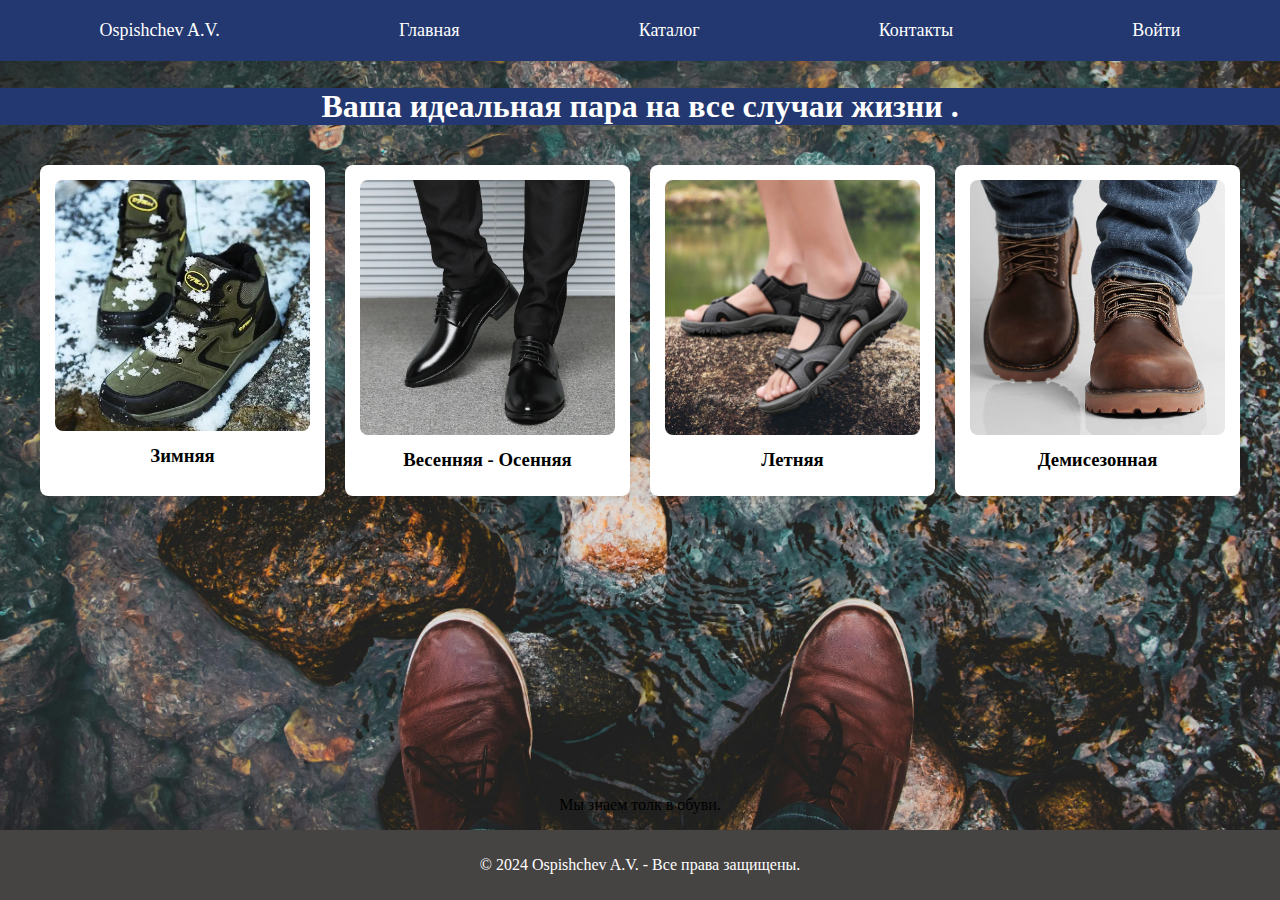
<file: templates/index.html>
<!DOCTYPE html>
<html lang="ru">
<head>
    <meta charset="UTF-8">
    <meta name="viewport" content="width=device-width, initial-scale=1.0">
    
    <title>Штиблеты - магазин мужской обуви</title>

    <link rel="stylesheet" href="../css/style.css">
    <link rel="stylesheet" href="../css/index.css">
</head>


<body>

<div id="header"></div>

  <!-- Навигация -->
  <div id="nav"></div>

  <div style="text-align: center;">
    <h2>Ваша идеальная пара на все случаи жизни .</h2>
  </div>

<main>
<section class="products">
    <div class="product-card">
        <img src="..\\img\\зима.jpg" alt="Ботинки">
        <h3>Зимняя</h3>
       
    </div>
  
    <div class="product-card">
        <img src="..\\img\\классические туфли.webp"демисезонная обувь">
        <h3>Весенняя - Осенняя</h3>
        
    </div>
    <div class="product-card">
        <img src="..\\img\\лето.jpg" alt="Летняя обувь">
        <h3>Летняя</h3>
        
    </div>
    <div class="product-card">
        <img src="..\\img\\демисезонные.webp" alt="Ботинки">
        <h3>Демисезонная</h3>
        
    </div>
    
</section>
</main>

<div size = 4, style="text-align: center;", face="Segoe Script">
    <p>Мы знаем толк в обуви.</p> 
</div>


  <!-- Основной контент -->
  <div id="content"></div>

  <!-- Футер -->
  <div id="footer"></div>

  <script src="../js/app.js"></script>
</body>
</html>
</file>
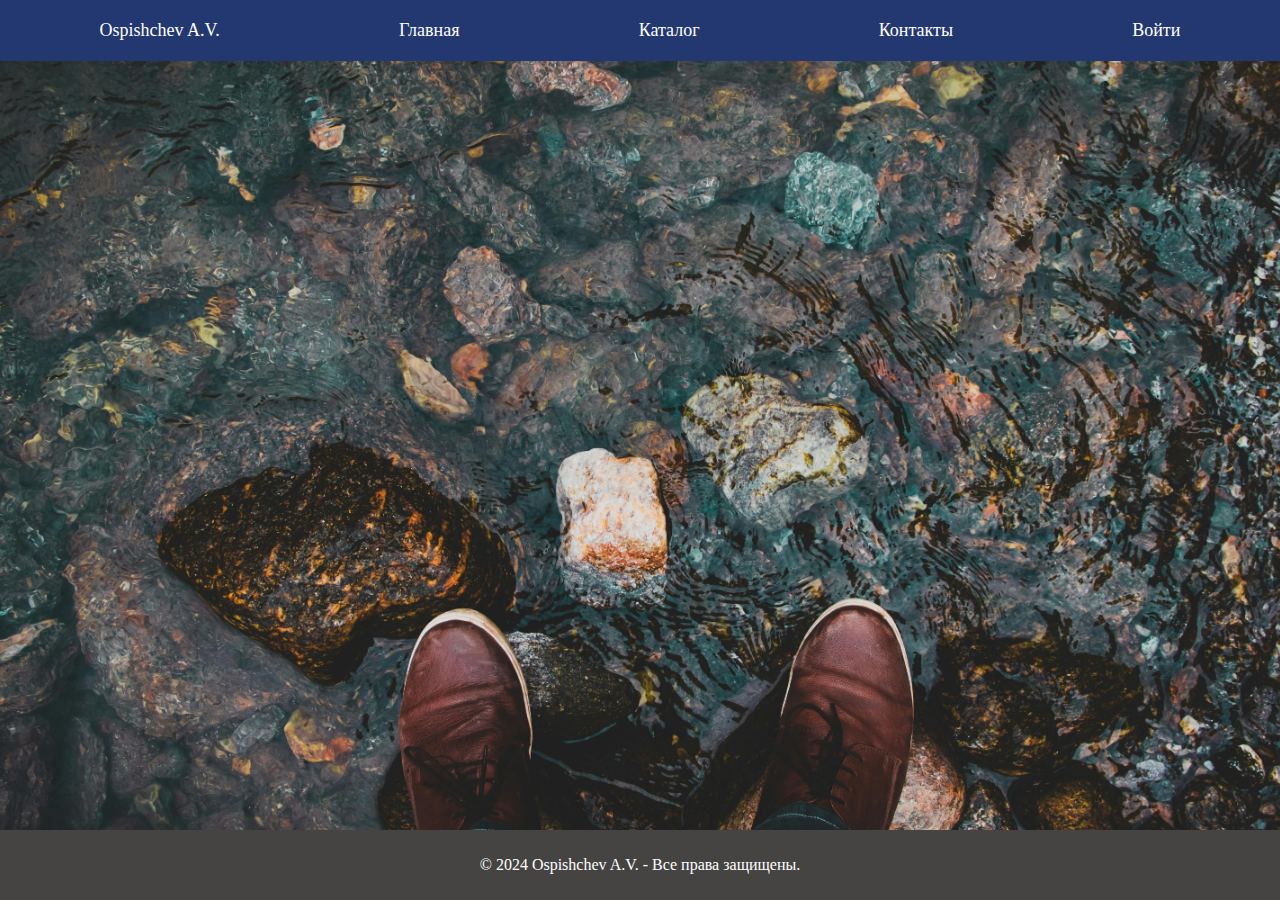
<file: templates/contact.html>
<!DOCTYPE html>
<html lang="en">
<head>
    <meta charset="UTF-8">
    <meta name="viewport" content="width=device-width, initial-scale=1.0">
    <title>Document</title>
    <link rel="stylesheet" href="../css/style.css">

</head>
<body>
    <div id="header"></div>

     <!-- Навигация -->
    <div id="nav"></div>

    <main>
    </main>

    <!-- Футер -->
   <div id="footer"></div>

   <script src="../js/app.js"></script>
</body>
</html>
</file>
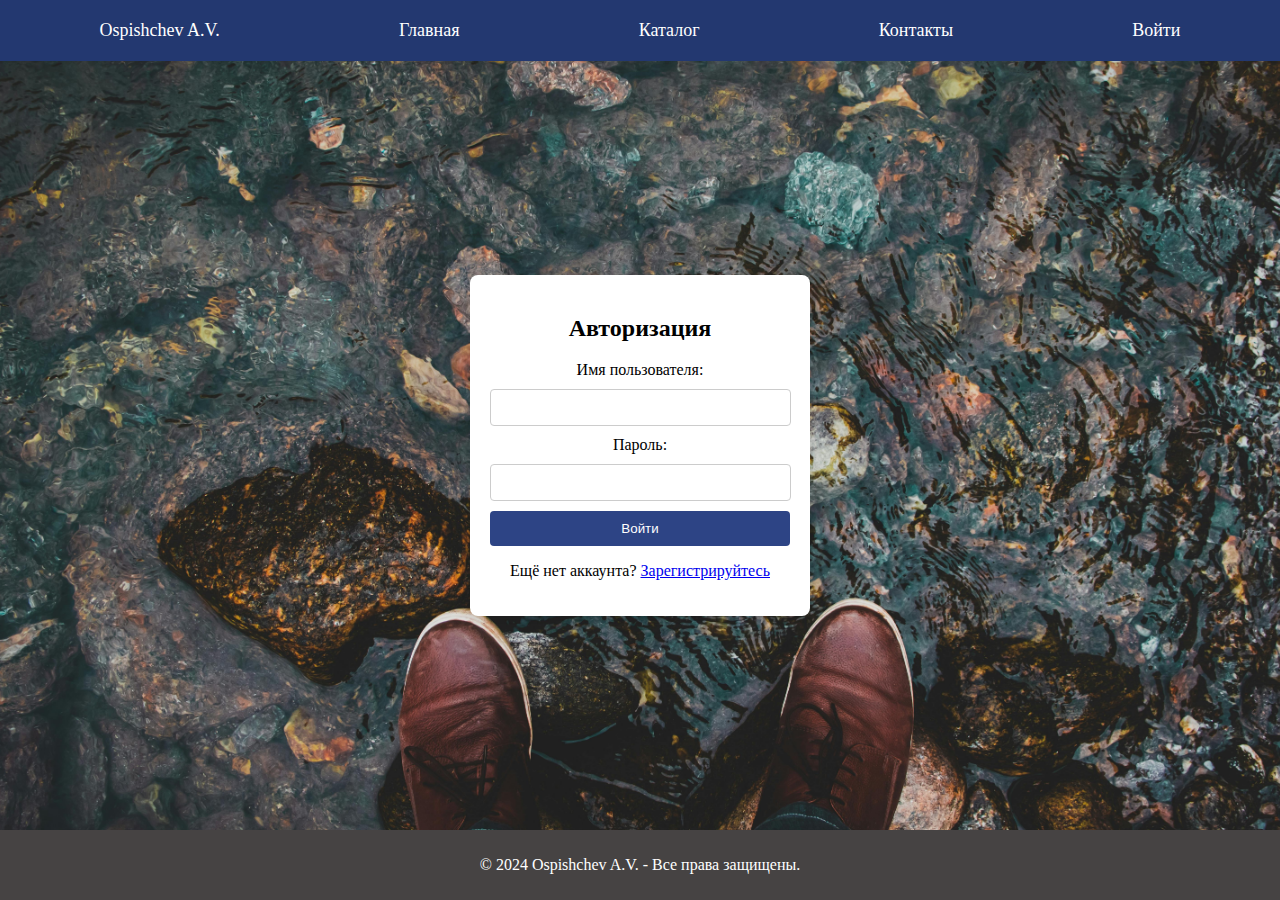
<file: templates/login.html>
<!DOCTYPE html>
<html lang="ru">
<head>
    <meta charset="UTF-8">
    <meta name="viewport" content="width=device-width, initial-scale=1.0">
    <title>Flexbox макет</title>
    <link rel="stylesheet" href="../css/style.css">
    <link rel="stylesheet" href="../css/login.css">
</head>
<body>

    <div id="header"></div>

     <!-- Навигация -->
    <div id="nav"></div>

    <main>
        <div class="container">
            <h2>Авторизация</h2>
            <form action="/login" method="POST">
                <label for="username">Имя пользователя:</label>
                <input type="text" id="username" name="username" required>
        
                <label for="password">Пароль:</label>
                <input type="password" id="password" name="password" required>
        
                <input type="submit" value="Войти">
            </form>

            <!-- Добавляем ссылку на страницу регистрации -->
        <p>Ещё нет аккаунта? <a href="register.html">Зарегистрируйтесь</a></p>
        </div>
    </main>

     <!-- Футер -->
    <div id="footer"></div>

    <script src="../js/app.js"></script>

</body>
</html>
</file>
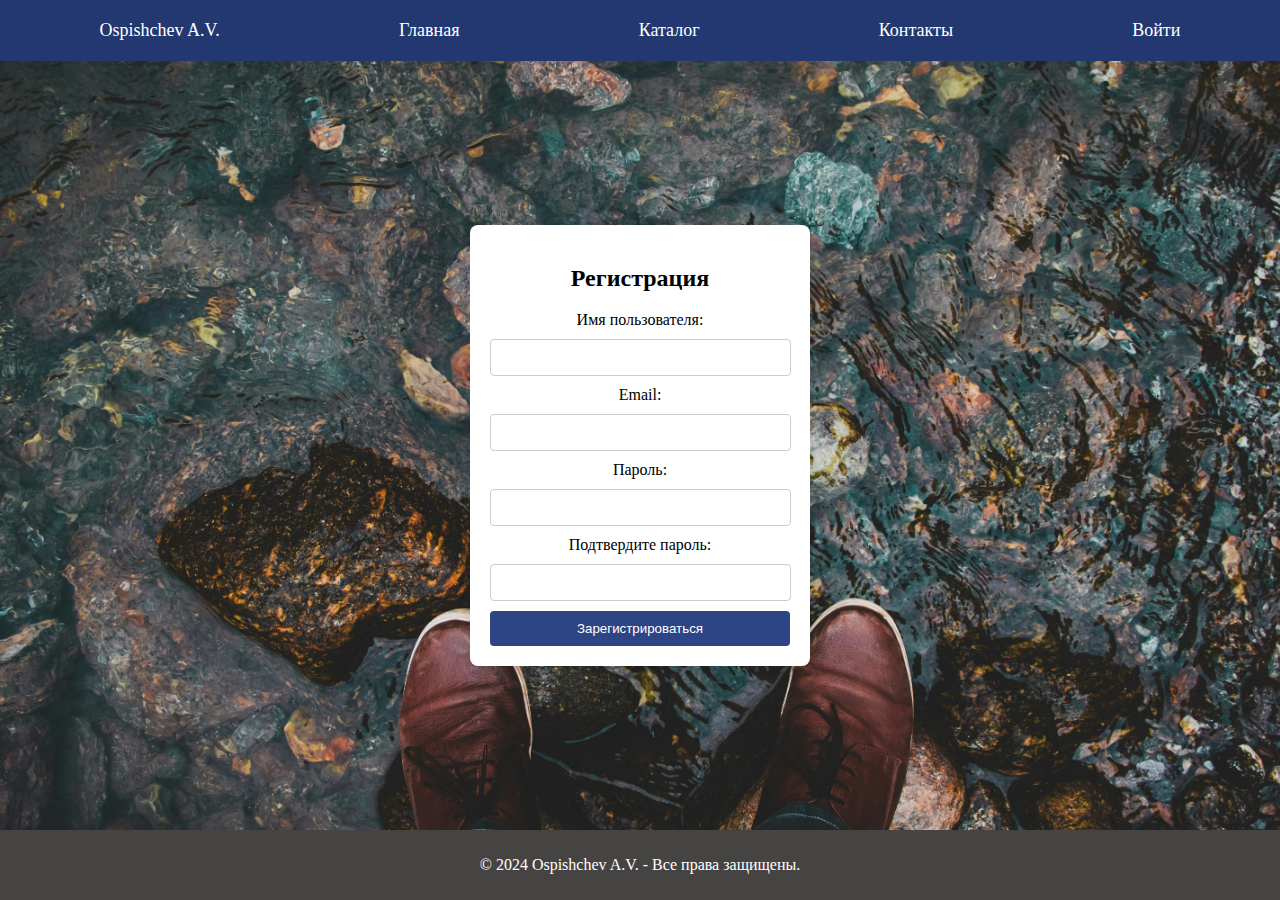
<file: templates/register.html>
<!DOCTYPE html>
<html lang="en">
<head>
    <meta charset="UTF-8">
    <meta name="viewport" content="width=device-width, initial-scale=1.0">
    <title>Document</title>
    <link rel="stylesheet" href="../css/style.css">
    <link rel="stylesheet" href="../css/register.css">
</head>
<body>

    <div id="header"></div>
    
     <!-- Навигация -->
    <div id="nav"></div>

    <main>
        <div class="container">
            <h2>Регистрация</h2>
            <form action="/register" method="POST">
                <label for="username">Имя пользователя:</label>
                <input type="text" id="username" name="username" required>
        
                <label for="email">Email:</label>
                <input type="email" id="email" name="email" required>
        
                <label for="password">Пароль:</label>
                <input type="password" id="password" name="password" required>
        
                <label for="confirm_password">Подтвердите пароль:</label>
                <input type="password" id="confirm_password" name="confirm_password" required>
        
                <input type="submit" value="Зарегистрироваться">
            </form>
        </div>
    </main>

     <!-- Футер -->
    <div id="footer"></div>

    <script src="../js/app.js"></script>
</body>
</html>
</file>
<file: css/style.css>
body {
    background-image: url('..\\img\\pexels-rahulp9800-3286578.jpg'); /* Путь к изображению */
    background-size: cover;    /* Изображение будет покрывать весь экран */
    background-repeat: no-repeat; /* Изображение не повторяется */
    background-position: center center; /* Центрирование фона */
    display: flex;
    flex-direction: column; /* Элементы будут располагаться в колонку */
    min-height: 100vh; /* Высота body на весь экран */
    margin: 0;
 }
 header {
     background-color: #333;
     color: white;
     padding: 10px;
     text-align: center;
 }
 nav {
    display: flex;
    justify-content: space-around;
    background-color:  #233870;  /* Цвет фона навигации */
    padding: 10px;  /* Внутренние отступы для всего блока навигации */
    text-align: center/* Центрирование текста */
 }

 nav a {
    font-size: 18px; /* Размер текста ссылок */
    color: #fff;/* Цвет текста */
    text-decoration: none;/* Убираем подчеркивание ссылок */
    padding: 10px; /* Отступы между ссылками */
}
nav a:hover {
    background-color: #333;  /* Изменение цвета при наведении */
}


 main {
    
    justify-content: center;  /* Центрирование по горизонтали */
    align-items: center;      /* Центрирование по вертикали */
    flex: 1;                  /* Этот блок займет все оставшееся пространство */
    padding: 20px;
    text-align: center;
 }
 footer {
     background-color: #464343;
     color: white;
     padding: 10px;
     text-align: center;
     height: auto;
 }
</file>
<file: css/index.css>
h2 {
    background-color:  #233870; /* Заливка фона */
    color: #ffffff;
    font-size: 2rem; /* Размер шрифта для h2 */
    font-family: 'Segoe Script', cursive; /* Шрифт для h2 */
     margin-bottom: 0px;/* Уменьшаем нижний отступ */
}

.hero {
    background-image: url('shoes-banner.jpg');
    background-size: cover;
    background-position: center;
    height: 300px;
    display: flex;
    justify-content: center;
    align-items: center;
    color: white;
    text-align: center;
}
.hero h2 {
    font-size: 48px;
    text-shadow: 2px 2px 4px rgba(0, 0, 0, 0.7);
}
.products {
    display: grid;
    grid-template-columns: repeat(auto-fit, minmax(250px, 1fr));
    gap: 20px;
    padding: 20px;
}
.product-card {
    background-color: #fff;
    padding: 15px;
    border-radius: 8px;
    box-shadow: 0 0 10px rgba(0, 0, 0, 0.1);
    text-align: center;
}
.product-card img {
    max-width: 100%;
    height: auto;
    border-radius: 8px;
}
.product-card h3 {
    margin: 10px 0;
}
.product-card p {
    margin: 10px 0;
}
.product-card button {
    background-color: #4CAF50;
    color: white;
    border: none;
    padding: 10px;
    border-radius: 4px;
    cursor: pointer;
}
.product-card button:hover {
    background-color: #45a049;
}
</file>
<file: css/login.css>
.container {
    
    background-color: #fff;
    padding: 20px;
    border-radius: 8px;
    box-shadow: 0 0 10px rgba(0, 0, 0, 0.1);
    width: 300px;
}
h2 {
    text-align: center;
}
input[type="text"], input[type="password"] {
    width: 93%;
    padding: 10px;
    margin: 10px 0;
    border: 1px solid #ccc;
    border-radius: 4px;
}
input[type="submit"] {
    width: 100%;
    padding: 10px;
    background-color: #2d4485;
    border: none;
    color: white;
    border-radius: 4px;
    cursor: pointer;
}
input[type="submit"]:hover {
    
    background-color:#2d4485;
}
  
main {
    display: flex;
    justify-content: center;  /* Центрирование по горизонтали */
    align-items: center;      /* Центрирование по вертикали */
    flex: 1;                  /* Этот блок займет все оставшееся пространство */
    padding: 20px;
    text-align: center;
 }
</file>
<file: css/register.css>
.container {
    
    background-color: #fff;
    padding: 20px;
    border-radius: 8px;
    box-shadow: 0 0 10px rgba(0, 0, 0, 0.1);
    width: 300px;
}
h2 {
    text-align: center;
}
input[type="text"], input[type="password"], input[type="email"] {
    width: 93%;
    padding: 10px;
    margin: 10px 0;
    border: 1px solid #ccc;
    border-radius: 4px;
}
input[type="submit"] {
    width: 100%;
    padding: 10px;
    background-color:#2d4485;
    border: none;
    color: white;
    border-radius: 4px;
    cursor: pointer;
}
input[type="submit"]:hover {
    background-color:#2d4485;
}

main {
    display: flex;
    justify-content: center;  /* Центрирование по горизонтали */
    align-items: center;      /* Центрирование по вертикали */
    flex: 1;                  /* Этот блок займет все оставшееся пространство */
    padding: 20px;
    text-align: center;
 }
</file>
